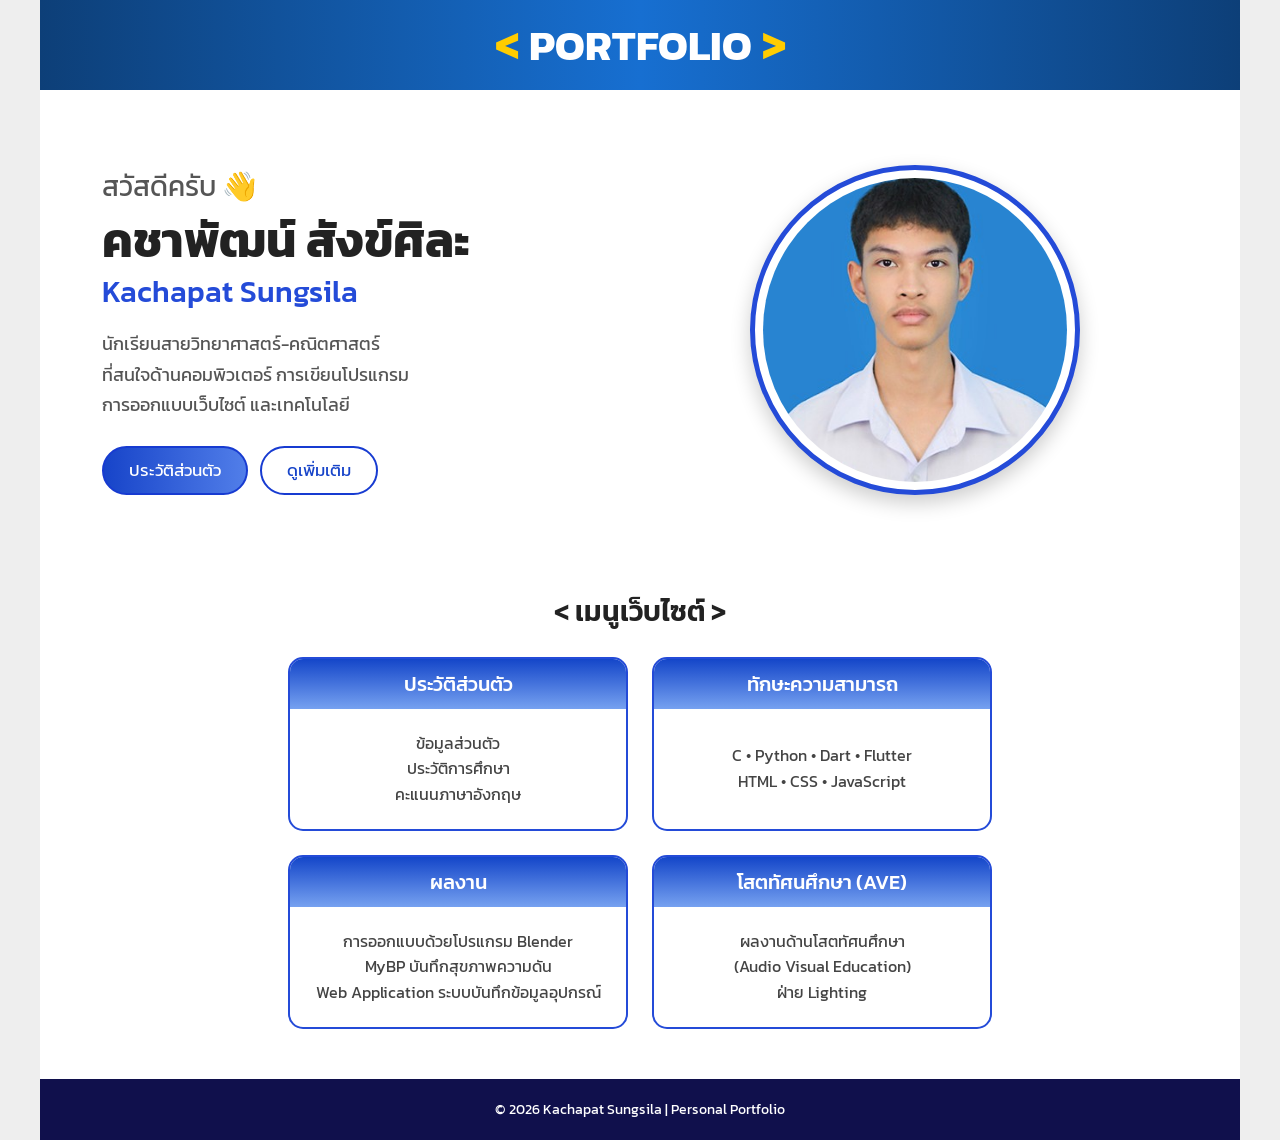
<file: index.html>
<!DOCTYPE html>
<html lang="th">

<head>

    <meta charset="UTF-8">

    <meta name="viewport" content="width=device-width, initial-scale=1.0">

    <title>คชาพัฒน์ สังข์ศิละ | Portfolio</title>


    <!-- Bootstrap 5 -->

    <link href="https://cdn.jsdelivr.net/npm/bootstrap@5.3.3/dist/css/bootstrap.min.css" rel="stylesheet">


    <!-- Google Font -->

    <link rel="preconnect" href="https://fonts.googleapis.com">

    <link rel="preconnect" href="https://fonts.gstatic.com" crossorigin>

    <link href="https://fonts.googleapis.com/css2?family=Kanit:wght@300;400;500;600;700&display=swap" rel="stylesheet">


    <style>
        /* =========================
           BODY
        ========================= */

        body {

            font-family: "Kanit", sans-serif;

            background: #eeeeee;

            color: #111;

            margin: 0;

        }


        /* =========================
           PAGE
        ========================= */

        .page {

            width: 100%;

            max-width: 1200px;

            min-height: 100vh;

            margin: auto;

            background: white;

        }


        /* =========================
           HEADER
        ========================= */

        .header {

            height: 90px;

            background:
                linear-gradient(to right,
                    #0d3f78,
                    #176fd1,
                    #0d3f78);

            display: flex;

            align-items: center;

            justify-content: center;

        }


        .header-title {

            color: white;

            font-size: 42px;

            font-weight: 700;

            display: flex;

            align-items: center;

            justify-content: center;

            gap: 10px;

        }


        .header-title::before {

            content: "<";

            color: #ffcc00;

            font-size: 45px;

        }


        .header-title::after {

            content: ">";

            color: #ffcc00;

            font-size: 45px;

        }


        /* =========================
           HERO
        ========================= */

        .hero {

            min-height: 480px;

            display: flex;

            align-items: center;

            padding: 50px;

        }


        /* =========================
           HERO TEXT
        ========================= */

        .hello {

            font-size: 28px;

            color: #555;

            margin-bottom: 5px;

        }


        .name {

            font-size: 48px;

            font-weight: 700;

            color: #222;

            line-height: 1.2;

        }


        .name-en {

            font-size: 30px;

            color: #244bd8;

            font-weight: 500;

            margin-bottom: 15px;

        }


        .description {

            font-size: 18px;

            color: #555;

            line-height: 1.7;

            max-width: 500px;

            margin-bottom: 25px;

        }


        /* =========================
           BUTTON
        ========================= */

        .button-area {

            display: flex;

            gap: 12px;

            flex-wrap: wrap;

        }


        .button {

            display: inline-block;

            padding: 10px 25px;

            background:
                linear-gradient(to right,
                    #1744c9,
                    #517ee9);

            color: white;

            text-decoration: none;

            border-radius: 25px;

            font-size: 17px;

            border: 2px solid #173bd1;

            transition: 0.2s;

        }


        .button:hover {

            transform: translateY(-3px);

            box-shadow:
                0 5px 12px rgba(0, 0, 0, 0.25);

            color: white;

        }


        .button-outline {

            background: white;

            color: #1744c9;

        }


        .button-outline:hover {

            color: #1744c9;

        }


        /* =========================
           PROFILE IMAGE
        ========================= */

        .profile-frame {

            width: 330px;

            height: 330px;

            border-radius: 50%;

            border: 5px solid #244bd8;

            padding: 8px;

            background: white;

            box-shadow:
                0 8px 20px rgba(0, 0, 0, 0.2);

            overflow: hidden;

        }


        .profile-frame img {

            width: 100%;

            height: 100%;

            object-fit: cover;

            object-position: center;

            border-radius: 50%;

            display: block;

        }


        /* =========================
           MENU
        ========================= */

        .menu-section {

            padding: 20px 50px 50px;

        }


        .menu-title {

            text-align: center;

            font-size: 28px;

            font-weight: 600;

            margin-bottom: 25px;

            color: #222;

        }


        /* =========================
           MENU GRID
           บังคับให้มี 2 กล่องต่อแถว
        ========================= */

        .menu-grid {

            display: grid;

            grid-template-columns: repeat(2, 340px);

            justify-content: center;

            gap: 24px;

            width: 100%;

        }


        /* =========================
           MENU ITEM
        ========================= */

        .menu-item {

            width: 340px;

        }


        /* =========================
           MENU CARD
        ========================= */

        .menu-card {

            display: block;

            width: 100%;

            border: 2px solid #244bd8;

            border-radius: 15px;

            overflow: hidden;

            background: white;

            text-decoration: none;

            color: #111;

            height: 100%;

            transition: 0.2s;

        }


        .menu-card:hover {

            transform: translateY(-5px);

            box-shadow:
                0 7px 18px rgba(0, 0, 0, 0.2);

            color: #111;

        }


        /* =========================
           CARD HEADER
        ========================= */

        .card-header-custom {

            background:
                linear-gradient(to bottom,
                    #1446c9,
                    #76a1f0);

            color: white;

            text-align: center;

            padding: 10px;

            font-size: 20px;

            font-weight: 500;

        }


        /* =========================
           CARD CONTENT
        ========================= */

        .card-content {

            min-height: 120px;

            display: flex;

            justify-content: center;

            align-items: center;

            text-align: center;

            padding: 15px;

            font-size: 16px;

            color: #444;

            line-height: 1.6;

        }


        /* =========================
           FOOTER
        ========================= */

        .footer {

            text-align: center;

            padding: 20px;

            background: #10104c;

            color: white;

            font-size: 14px;

        }


        /* =========================
           TABLET
        ========================= */

        @media (max-width: 991px) {

            .hero {

                padding: 35px;

            }


            .name {

                font-size: 40px;

            }


            .profile-frame {

                width: 280px;

                height: 280px;

            }


            .menu-section {

                padding-left: 30px;

                padding-right: 30px;

            }


            .menu-grid {

                grid-template-columns: repeat(2, minmax(0, 340px));

            }


            .menu-item {

                width: 100%;

            }

        }


        /* =========================
           MOBILE
        ========================= */

        @media (max-width: 767px) {

            .header {

                height: 75px;

            }


            .header-title {

                font-size: 30px;

            }


            .header-title::before,
            .header-title::after {

                font-size: 34px;

            }


            .hero {

                min-height: auto;

                padding: 30px 20px;

                text-align: center;

            }


            .hero-left {

                margin-bottom: 30px;

            }


            .description {

                margin-left: auto;

                margin-right: auto;

            }


            .button-area {

                justify-content: center;

            }


            .menu-section {

                padding: 20px;

            }


            /* มือถือให้เหลือ 1 กล่องต่อแถว */

            .menu-grid {

                grid-template-columns: minmax(0, 340px);

                gap: 20px;

            }


            .menu-item {

                width: 100%;

                max-width: 340px;

            }

        }


        /* =========================
           SMALL MOBILE
        ========================= */

        @media (max-width: 450px) {

            .header-title {

                font-size: 23px;

            }


            .header-title::before,
            .header-title::after {

                font-size: 27px;

            }


            .hello {

                font-size: 22px;

            }


            .name {

                font-size: 32px;

            }


            .name-en {

                font-size: 23px;

            }


            .description {

                font-size: 16px;

            }


            .profile-frame {

                width: 250px;

                height: 250px;

            }


            .menu-grid {

                grid-template-columns: minmax(0, 100%);

            }


            .menu-item {

                max-width: 100%;

            }

        }
    </style>

</head>


<body>


    <div class="page">


        <!-- =========================
             HEADER
        ========================= -->

        <header class="header">

            <div class="header-title">

                PORTFOLIO

            </div>

        </header>



        <!-- =========================
             HERO
        ========================= -->

        <section class="hero">

            <div class="container-fluid">

                <div class="row align-items-center">


                    <!-- LEFT -->

                    <div class="col-lg-6 col-md-6">

                        <div class="hero-left">

                            <div class="hello">

                                สวัสดีครับ 👋

                            </div>


                            <div class="name">

                                คชาพัฒน์ สังข์ศิละ

                            </div>


                            <div class="name-en">

                                Kachapat Sungsila

                            </div>


                            <div class="description">

                                นักเรียนสายวิทยาศาสตร์-คณิตศาสตร์<br>

                                ที่สนใจด้านคอมพิวเตอร์ การเขียนโปรแกรม<br>

                                การออกแบบเว็บไซต์ และเทคโนโลยี

                            </div>


                            <div class="button-area">

                                <a href="personal.html" class="button">

                                    ประวัติส่วนตัว

                                </a>


                                <a href="#menu" class="button button-outline">

                                    ดูเพิ่มเติม

                                </a>

                            </div>

                        </div>

                    </div>



                    <!-- RIGHT -->

                    <div class="col-lg-6 col-md-6 d-flex justify-content-center align-items-center">

                        <div class="profile-frame">

                            <img src="profile2.jpg" alt="Kachapat Sungsila">

                        </div>

                    </div>


                </div>

            </div>

        </section>



        <!-- =========================
             MENU
        ========================= -->

        <section class="menu-section" id="menu">

            <div class="container-fluid">


                <div class="menu-title">

                    &lt; เมนูเว็บไซต์ &gt;

                </div>


                <!-- MENU GRID -->

                <div class="menu-grid">


                    <!-- =====================
                         ROW 1 - PERSONAL
                    ====================== -->

                    <div class="menu-item">

                        <a href="personal.html" class="menu-card">

                            <div class="card-header-custom">

                                ประวัติส่วนตัว

                            </div>

                            <div class="card-content">

                                ข้อมูลส่วนตัว<br>

                                ประวัติการศึกษา<br>

                                คะแนนภาษาอังกฤษ

                            </div>

                        </a>

                    </div>



                    <!-- =====================
                         ROW 1 - SKILLS
                    ====================== -->

                    <div class="menu-item">

                        <a href="skills.html" class="menu-card">

                            <div class="card-header-custom">

                                ทักษะความสามารถ

                            </div>

                            <div class="card-content">

                                C • Python • Dart • Flutter<br>

                                HTML • CSS • JavaScript

                            </div>

                        </a>

                    </div>



                    <!-- =====================
                         ROW 2 - PROJECTS
                    ====================== -->

                    <div class="menu-item">

                        <a href="projects.html" class="menu-card">

                            <div class="card-header-custom">

                                ผลงาน

                            </div>

                            <div class="card-content">

                                การออกแบบด้วยโปรแกรม Blender<br>

                                MyBP บันทึกสุขภาพความดัน<br>

                                Web Application ระบบบันทึกข้อมูลอุปกรณ์

                            </div>

                        </a>

                    </div>



                    <!-- =====================
                         ROW 2 - AVE
                    ====================== -->

                    <div class="menu-item">

                        <a href="ave.html" class="menu-card">

                            <div class="card-header-custom">

                                โสตทัศนศึกษา (AVE)

                            </div>

                            <div class="card-content">

                                ผลงานด้านโสตทัศนศึกษา <br>(Audio Visual Education)<br>
                                ฝ่าย Lighting



                            </div>

                        </a>

                    </div>


                </div>

            </div>

        </section>



        <!-- =========================
             FOOTER
        ========================= -->

        <footer class="footer">

            © 2026 Kachapat Sungsila
            | Personal Portfolio

        </footer>


    </div>



    <!-- Bootstrap JS -->

    <script src="https://cdn.jsdelivr.net/npm/bootstrap@5.3.3/dist/js/bootstrap.bundle.min.js"></script>


</body>

</html>
</file>
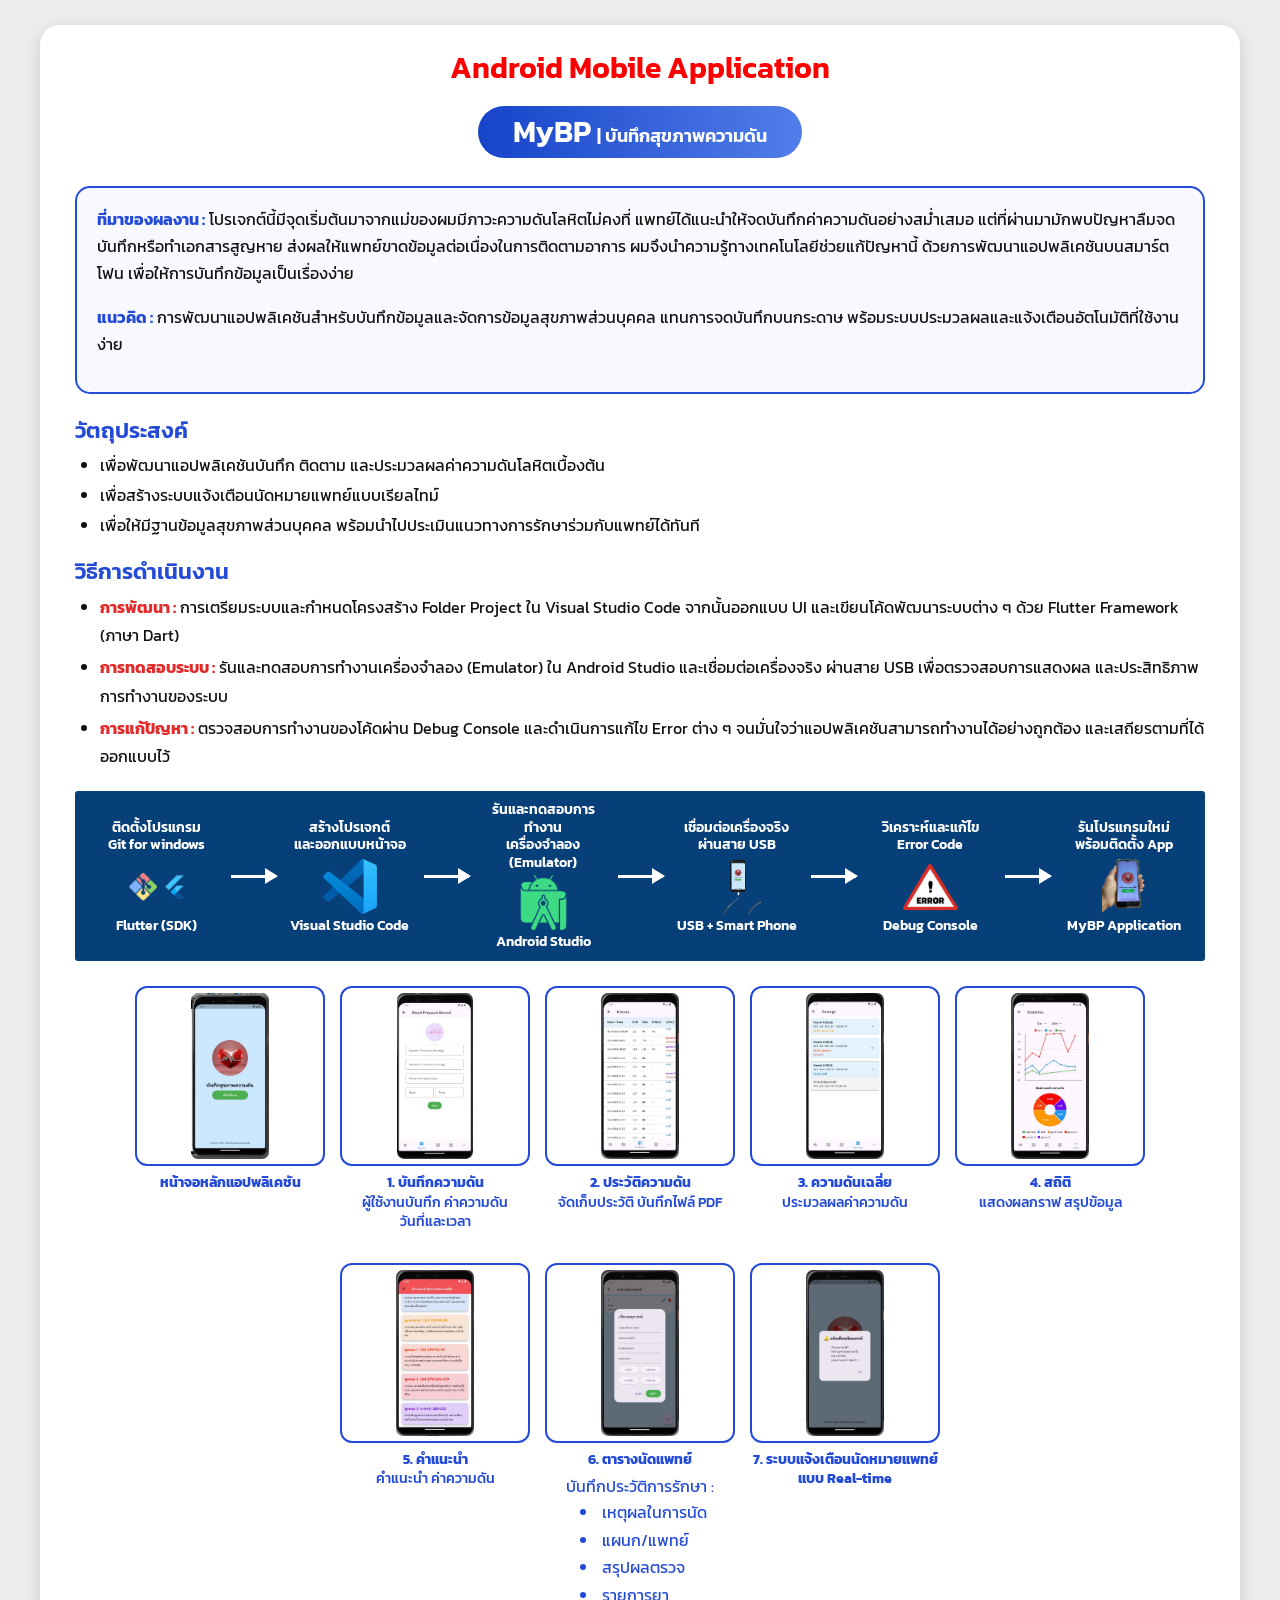
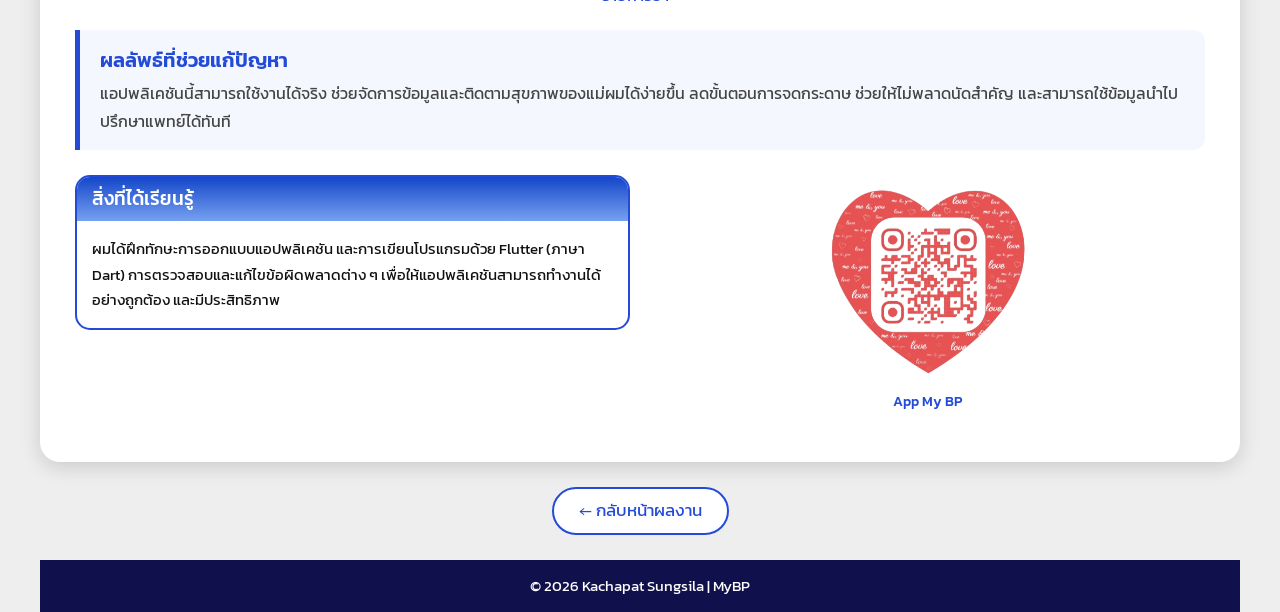
<file: MyBP.html>
<!DOCTYPE html>
<html lang="th">

<head>
    <meta charset="UTF-8">
    <meta name="viewport" content="width=device-width, initial-scale=1.0">

    <title>ผลงาน | Kachapat Sungsila</title>

    <!-- Google Font -->
    <link rel="preconnect" href="https://fonts.googleapis.com">
    <link rel="preconnect" href="https://fonts.gstatic.com" crossorigin>

    <link
        href="https://fonts.googleapis.com/css2?family=Kanit:wght@300;400;500;600;700&display=swap"
        rel="stylesheet"
    >

    <!-- Bootstrap 5 -->
    <link
        href="https://cdn.jsdelivr.net/npm/bootstrap@5.3.3/dist/css/bootstrap.min.css"
        rel="stylesheet"
    >

    <style>

        /* =========================
           RESET
        ========================= */

        * {
            margin: 0;
            padding: 0;
            box-sizing: border-box;
        }


        /* =========================
           HTML / BODY
        ========================= */

        html,
        body {
            min-height: 100%;
        }


        body {
            margin: 0;

            padding: 25px 25px 0;

            background: #eeeeee;

            font-family: "Kanit", sans-serif;

            color: #111;

            min-height: 100vh;

            display: flex;

            flex-direction: column;
        }


        /* =========================
           MAIN PAGE
           เหมือนโครงสร้าง Blender
        ========================= */

        .page {
            position: relative;

            width: 100%;

            max-width: 1200px;

            margin: 0 auto;

            background: white;

            border-radius: 20px;

            overflow: hidden;

            box-shadow:
                0 5px 20px rgba(0, 0, 0, 0.15);
        }


        /* =========================
           CONTENT
        ========================= */

        .content {
            padding: 25px 35px 35px;
        }


        /* =========================
           PROJECT TITLE
        ========================= */

        .project-title {
            text-align: center;

            margin-bottom: 20px;
        }


        .project-title h1 {
            display: inline-block;

            color: white;

            background:
                linear-gradient(
                    to right,
                    #1744c9,
                    #517ee9
                );

            padding: 8px 35px;

            border-radius: 30px;

            font-size: 30px;

            font-weight: 600;
        }


        .project-title h2 {
            margin: 0;

            font-size: 30px;

            font-weight: 600;
        }


        /* =========================
           INTRO
        ========================= */

        .project-intro {
            display: grid;

            grid-template-columns: 1fr;

            gap: 20px;

            align-items: stretch;

            margin-bottom: 20px;
        }


        .description-box {
            width: 100%;

            border: 2px solid #244bd8;

            border-radius: 15px;

            padding: 18px 20px;

            background: #f8f9ff;

            font-size: 16px;

            line-height: 1.7;
        }


        .description-box strong {
            color: #244bd8;
        }


        /* =========================
           PROJECT MAIN IMAGE
        ========================= */

        .main-image-box {
            border: 2px solid #244bd8;

            border-radius: 15px;

            padding: 8px;

            background: white;

            display: flex;

            justify-content: center;

            align-items: center;
        }


        .main-image-box img {
            width: 100%;

            height: 190px;

            object-fit: contain;

            border-radius: 10px;
        }


        /* =========================
           SECTION TITLE
        ========================= */

        .section-title {
            color: #244bd8;

            font-size: 22px;

            font-weight: 600;

            margin-top: 15px;

            margin-bottom: 5px;
        }


        /* =========================
           OBJECTIVE
        ========================= */

        .objective {
            font-size: 16px;

            line-height: 1.7;

            margin-bottom: 10px;
        }


        .objective ul {
            margin: 0;

            padding-left: 25px;
        }


        .objective li {
            margin-bottom: 3px;
        }


        /* =========================
           PROCEDURE
        ========================= */

        .procedure {
            margin-top: 15px;
        }


        .procedure-list {
            margin: 0;

            padding-left: 25px;

            font-size: 16px;

            line-height: 1.8;
        }


        .procedure-list li {
            margin-bottom: 3px;
        }


        .procedure-list strong {
            color: #e32929;
        }


        /* =========================
           TECHNOLOGY
        ========================= */

        .technology {
            margin-top: 20px;
        }


        .technology .section-title {
            margin-bottom: 10px;
        }


        .technology-box {
            background: #073f78;

            padding: 10px 12px;

            width: 100%;

            overflow-x: auto;

            border-radius: 3px;
        }


        /* =========================
           TECHNOLOGY FLOW
        ========================= */

        .technology-flow {
            display: flex;

            align-items: center;

            justify-content: space-between;

            min-width: 950px;
        }


        /* =========================
           TECHNOLOGY ITEM
        ========================= */

        .technology-item {
            flex: 1;

            text-align: center;

            color: white;

            display: flex;

            flex-direction: column;

            align-items: center;

            justify-content: center;
        }


        .technology-item .top-text {
            font-size: 14px;

            font-weight: 600;

            line-height: 1.25;

            min-height: 38px;

            display: flex;

            align-items: center;

            justify-content: center;

            text-align: center;
        }


        .technology-item img {
            width: 55px;

            height: 55px;

            object-fit: contain;

            margin: 4px 0;
        }


        .technology-item .bottom-text {
            font-size: 14px;

            font-weight: 600;

            line-height: 1.2;

            text-align: center;
        }


        /* =========================
           TECHNOLOGY ARROW
        ========================= */

        .tech-arrow {
            width: 45px;

            height: 3px;

            background: white;

            position: relative;

            flex-shrink: 0;

            margin: 0 5px;
        }


        .tech-arrow::after {
            content: "";

            position: absolute;

            right: -2px;

            top: 50%;

            transform: translateY(-50%);

            width: 0;

            height: 0;

            border-top: 8px solid transparent;

            border-bottom: 8px solid transparent;

            border-left: 13px solid white;
        }


        /* =========================
           SCREENSHOTS
        ========================= */

        .screenshots {
            margin-top: 25px;
        }


        .screenshots-title {
            text-align: center;

            font-size: 22px;

            color: #244bd8;

            font-weight: 600;

            margin-bottom: 15px;
        }


        .screenshots-grid {
            width: 100%;

            display: flex;

            flex-wrap: wrap;

            justify-content: center;

            gap: 15px;

            margin-top: 15px;
        }


        /* =========================
           SCREEN ITEM
        ========================= */

        .screen-item {
            width: 190px;

            text-align: center;

            flex-shrink: 0;
        }


        /* =========================
           SCREEN IMAGE
        ========================= */

        .screen-image {
            height: 180px;

            padding: 5px;

            border: 2px solid #244bd8;

            border-radius: 12px;

            background: white;

            display: flex;

            align-items: center;

            justify-content: center;

            overflow: hidden;
        }


        .screen-image img {
            max-width: 100%;

            max-height: 100%;

            object-fit: contain;

            border-radius: 7px;
        }


        .screen-item p {
            color: #244bd8;

            font-size: 14px;

            font-weight: 500;

            margin-top: 7px;

            line-height: 1.4;
        }


        /* =========================
           APPOINTMENT
        ========================= */

        .appointment-title {
            margin-top: 5px;

            margin-bottom: 0;
        }


        .appointment-info {
            text-align: center;

            margin-top: 5px;

            line-height: 1.6;

            width: 100%;

            color: #244bd8;
        }


        .appointment-info strong {
            display: block;

            margin-bottom: 3px;

            color: #244bd8;
        }


        .appointment-info ul {
            display: inline-block;

            text-align: left;

            margin: 0 auto;

            padding-left: 25px;
        }


        .appointment-info li {
            padding-left: 3px;

            margin-bottom: 2px;

            color: #244bd8;
        }


        .screen-item.appointment-item {
            width: 250px;
        }


        .screen-item.appointment-item .screen-image {
            height: 180px;
        }


        /* =========================
           DETAIL SECTION
        ========================= */

        .detail-section {
            margin-top: 25px;
        }


        .detail-box {
            display: flex;

            flex-wrap: wrap;

            justify-content: center;

            align-items: flex-start;

            gap: 20px;
        }


        .detail-card {
            width: calc(50% - 10px);

            border: 2px solid #244bd8;

            border-radius: 15px;

            overflow: hidden;
        }


        .detail-card-title {
            background:
                linear-gradient(
                    to bottom,
                    #1446c9,
                    #76a1f0
                );

            color: white;

            padding: 8px 15px;

            font-size: 19px;

            font-weight: 500;
        }


        .detail-card-content {
            padding: 15px;

            font-size: 15px;

            line-height: 1.7;
        }


        .detail-card-content p {
            margin-bottom: 0;
        }


        .detail-card-content ul {
            padding-left: 22px;

            margin-bottom: 0;
        }


        /* =========================
           QR CODE
        ========================= */

        .qr-item {
            width: 200px;

            text-align: center;

            margin: 10px auto 0;
        }


        .qr-item .screen-image {
            width: 200px;

            height: 200px;

            padding: 0;

            border: none;

            border-radius: 0;

            background: transparent;

            overflow: visible;
        }


        .qr-item .screen-image img {
            width: 100%;

            height: 100%;

            object-fit: contain;

            border-radius: 0;
        }


        .qr-title {
            color: #244bd8;

            font-size: 22px;

            font-weight: 700;

            margin-top: 7px;

            line-height: 1.4;
        }


        /* =========================
           RESULT
        ========================= */

        .result {
            margin-top: 20px;

            background: #f5f7ff;

            border-left: 5px solid #244bd8;

            border-radius: 0 12px 12px 0;

            padding: 15px 20px;
        }


        .result-title {
            color: #244bd8;

            font-size: 20px;

            font-weight: 600;

            margin-bottom: 5px;
        }


        .result p {
            font-size: 16px;

            line-height: 1.7;

            color: #444;

            margin-bottom: 0;
        }


        /* =========================
           BACK BUTTON
           เหมือน Blender
        ========================= */

        .back-area {
            text-align: center;

            margin-top: 25px;

            margin-bottom: 25px;
        }


        .back-button {
            display: inline-block;

            padding: 9px 25px;

            background: white;

            color: #244bd8;

            border: 2px solid #244bd8;

            border-radius: 25px;

            text-decoration: none;

            font-size: 17px;

            transition: 0.2s;
        }


        .back-button:hover {
            background: #244bd8;

            color: white;

            transform: translateY(-2px);
        }


        /* =========================
           FOOTER
           เหมือน Blender
        ========================= */

        footer {
            width: 100%;

            max-width: 1200px;

            margin-top: auto;

            margin-left: auto;

            margin-right: auto;

            background: #10104c;

            color: white;

            text-align: center;

            padding: 15px 20px;

            font-size: 15px;

            border-radius: 0;
        }


        footer p {
            margin: 0;
        }


        /* =========================
           TABLET
        ========================= */

        @media (max-width: 900px) {

            body {
                padding: 15px 15px 0;
            }


            .page {
                width: 100%;

                max-width: 1200px;

                margin: 0 auto;
            }


            .content {
                padding: 25px 25px 30px;
            }


            .project-title h1 {
                font-size: 28px;
            }


            .project-title h2 {
                font-size: 26px;
            }


            .main-image-box img {
                height: 250px;
            }


            .technology-box {
                overflow-x: auto;
            }


            .technology-flow {
                min-width: 950px;
            }


            .screen-item {
                width: 190px;
            }


            .screen-item.appointment-item {
                width: 250px;
            }


            footer {
                font-size: 14px;
            }

        }


        /* =========================
           MOBILE
        ========================= */

        @media (max-width: 600px) {

            body {
                padding: 10px 10px 0;
            }


            .page {
                width: 100%;

                max-width: none;

                margin: 0 auto;

                border-radius: 20px;
            }


            .header {
                padding: 15px;
            }


            .header-small {
                font-size: 20px;
            }


            .header-title {
                font-size: 28px;
            }


            .content {
                padding: 20px 15px 25px;
            }


            .project-title {
                margin-bottom: 15px;
            }


            .project-title h1 {
                font-size: 24px;

                padding: 8px 20px;
            }


            .project-title h1 span {
                font-size: 16px !important;
            }


            .project-title h2 {
                font-size: 22px;
            }


            .description-box {
                font-size: 15px;

                padding: 15px;
            }


            .technology-box {
                overflow-x: auto;
            }


            .technology-flow {
                min-width: 950px;
            }


            .screenshots-grid {
                display: flex;

                flex-wrap: wrap;

                justify-content: center;

                gap: 15px;
            }


            .screen-item {
                width: calc((100% - 15px) / 2);
            }


            .screen-item.appointment-item {
                width: 100%;

                max-width: 250px;
            }


            .detail-box {
                display: flex;

                flex-direction: column;

                align-items: center;
            }


            .detail-card {
                width: 100%;
            }


            /* QR */

            .qr-item {
                width: 250px;
            }


            .qr-item .screen-image {
                width: 250px;

                height: 250px;
            }


            .screen-image {
                height: 180px;
            }


            /* ปุ่มกลับ */

            .back-area {
                margin-top: 20px;

                margin-bottom: 20px;
            }


            .back-button {
                font-size: 15px;

                padding: 8px 20px;
            }


            /* Footer */

            footer {
                font-size: 13px;

                padding: 12px 10px;
            }

        }


        /* =========================
           SMALL MOBILE
        ========================= */

        @media (max-width: 400px) {

            .header-title {
                font-size: 24px;
            }


            .technology-flow {
                min-width: 950px;
            }


            .screenshots-grid {
                display: flex;

                flex-wrap: wrap;

                justify-content: center;

                gap: 15px;
            }


            .screen-item {
                width: 100%;
            }


            .screen-item.appointment-item {
                width: 100%;

                max-width: 250px;
            }


            .screen-image {
                height: 150px;
            }


            .qr-item {
                width: 220px;
            }


            .qr-item .screen-image {
                width: 220px;

                height: 220px;
            }

        }

    </style>

</head>


<body>


    <!-- =========================
         MAIN PAGE
    ========================= -->

    <div class="page">

        <!-- =========================
             CONTENT
        ========================= -->

        <main class="content">


            <!-- ประเภทผลงาน -->

            <div class="project-title">

                <h2 style="color: red;">
                    Android Mobile Application
                </h2>

            </div>


            <!-- ชื่อผลงาน -->

            <div class="project-title">

                <h1>

                    MyBP

                    <span style="font-size: 18px;">
                        | บันทึกสุขภาพความดัน
                    </span>

                </h1>

            </div>


            <!-- =========================
                 INTRO
            ========================= -->

            <div class="project-intro">

                <div class="description-box">

                    <p>

                        <strong>ที่มาของผลงาน :</strong>

                        โปรเจกต์นี้มีจุดเริ่มต้นมาจากแม่ของผมมีภาวะความดันโลหิตไม่คงที่
                        แพทย์ได้แนะนำให้จดบันทึกค่าความดันอย่างสม่ำเสมอ
                        แต่ที่ผ่านมามักพบปัญหาลืมจดบันทึกหรือทำเอกสารสูญหาย
                        ส่งผลให้แพทย์ขาดข้อมูลต่อเนื่องในการติดตามอาการ
                        ผมจึงนำความรู้ทางเทคโนโลยีช่วยแก้ปัญหานี้
                        ด้วยการพัฒนาแอปพลิเคชันบนสมาร์ตโฟน
                        เพื่อให้การบันทึกข้อมูลเป็นเรื่องง่าย

                    </p>


                    <p style="margin-top: 10px;">

                        <strong>แนวคิด :</strong>

                        การพัฒนาแอปพลิเคชันสำหรับบันทึกข้อมูลและจัดการข้อมูลสุขภาพส่วนบุคคล
                        แทนการจดบันทึกบนกระดาษ
                        พร้อมระบบประมวลผลและแจ้งเตือนอัตโนมัติที่ใช้งานง่าย

                    </p>

                </div>

            </div>


            <!-- =========================
                 OBJECTIVE
            ========================= -->

            <div class="section-title">
                วัตถุประสงค์
            </div>


            <div class="objective">

                <ul>

                    <li>
                        เพื่อพัฒนาแอปพลิเคชันบันทึก
                        ติดตาม และประมวลผลค่าความดันโลหิตเบื้องต้น
                    </li>

                    <li>
                        เพื่อสร้างระบบแจ้งเตือนนัดหมายแพทย์แบบเรียลไทม์
                    </li>

                    <li>
                        เพื่อให้มีฐานข้อมูลสุขภาพส่วนบุคคล
                        พร้อมนำไปประเมินแนวทางการรักษาร่วมกับแพทย์ได้ทันที
                    </li>

                </ul>

            </div>


            <!-- =========================
                 PROCEDURE
            ========================= -->

            <div class="procedure">

                <div class="section-title">
                    วิธีการดำเนินงาน
                </div>


                <ul class="procedure-list">

                    <li>

                        <strong>การพัฒนา :</strong>

                        การเตรียมระบบและกำหนดโครงสร้าง Folder Project
                        ใน Visual Studio Code จากนั้นออกแบบ UI
                        และเขียนโค้ดพัฒนาระบบต่าง ๆ ด้วย Flutter Framework (ภาษา Dart)

                    </li>


                    <li>

                        <strong>การทดสอบระบบ :</strong>

                        รันและทดสอบการทำงานเครื่องจำลอง (Emulator)
                        ใน Android Studio และเชื่อมต่อเครื่องจริง
                        ผ่านสาย USB เพื่อตรวจสอบการแสดงผล
                        และประสิทธิภาพการทำงานของระบบ

                    </li>


                    <li>

                        <strong>การแก้ปัญหา :</strong>

                        ตรวจสอบการทำงานของโค้ดผ่าน Debug Console
                        และดำเนินการแก้ไข Error ต่าง ๆ
                        จนมั่นใจว่าแอปพลิเคชันสามารถทำงานได้อย่างถูกต้อง
                        และเสถียรตามที่ได้ออกแบบไว้

                    </li>

                </ul>

            </div>


            <!-- =========================
                 TECHNOLOGY
            ========================= -->

            <div class="technology">

                <div class="technology-box">

                    <div class="technology-flow">


                        <!-- 1. FLUTTER -->

                        <div class="technology-item">

                            <div class="top-text">
                                ติดตั้งโปรแกรม<br>
                                Git for windows
                            </div>

                            <img
                                src="Git+Flutter.png"
                                alt="Flutter"
                            >

                            <div class="bottom-text">
                                Flutter (SDK)
                            </div>

                        </div>


                        <!-- ARROW -->

                        <div class="tech-arrow"></div>


                        <!-- 2. VS CODE -->

                        <div class="technology-item">

                            <div class="top-text">
                                สร้างโปรเจกต์<br>
                                และออกแบบหน้าจอ
                            </div>

                            <img
                                src="VScode.jpg"
                                alt="Visual Studio Code"
                            >

                            <div class="bottom-text">
                                Visual Studio Code
                            </div>

                        </div>


                        <!-- ARROW -->

                        <div class="tech-arrow"></div>


                        <!-- 3. ANDROID STUDIO -->

                        <div class="technology-item">

                            <div class="top-text">
                                รันและทดสอบการทำงาน<br>
                                เครื่องจำลอง (Emulator)
                            </div>

                            <img
                                src="android-studio.png"
                                alt="Android Studio"
                            >

                            <div class="bottom-text">
                                Android Studio
                            </div>

                        </div>


                        <!-- ARROW -->

                        <div class="tech-arrow"></div>


                        <!-- 4. SMART PHONE -->

                        <div class="technology-item">

                            <div class="top-text">
                                เชื่อมต่อเครื่องจริง<br>
                                ผ่านสาย USB
                            </div>

                            <img
                                src="phone.png"
                                alt="USB + Smart Phone"
                            >

                            <div class="bottom-text">
                                USB + Smart Phone
                            </div>

                        </div>


                        <!-- ARROW -->

                        <div class="tech-arrow"></div>


                        <!-- 5. DEBUG -->

                        <div class="technology-item">

                            <div class="top-text">
                                วิเคราะห์และแก้ไข<br>
                                Error Code
                            </div>

                            <img
                                src="error.png"
                                alt="Error Code"
                            >

                            <div class="bottom-text">
                                Debug Console
                            </div>

                        </div>


                        <!-- ARROW -->

                        <div class="tech-arrow"></div>


                        <!-- 6. APPLICATION -->

                        <div class="technology-item">

                            <div class="top-text">
                                รันโปรแกรมใหม่<br>
                                พร้อมติดตั้ง App
                            </div>

                            <img
                                src="app.png"
                                alt="Application"
                            >

                            <div class="bottom-text">
                                MyBP Application
                            </div>

                        </div>


                    </div>

                </div>

            </div>


            <!-- =========================
                 SCREENSHOTS
            ========================= -->

            <div class="screenshots">

                <div class="screenshots-grid">


                    <!-- 1 หน้าหลัก -->

                    <div class="screen-item">

                        <div class="screen-image">

                            <img
                                src="BP1.png"
                                alt="หน้าหลัก"
                            >

                        </div>

                        <p>
                            <strong>หน้าจอหลักแอปพลิเคชัน</strong>
                        </p>

                    </div>


                    <!-- 2 บันทึกความดัน -->

                    <div class="screen-item">

                        <div class="screen-image">

                            <img
                                src="BP2.png"
                                alt="บันทึกความดัน"
                            >

                        </div>

                        <p>

                            <strong>
                                1. บันทึกความดัน
                            </strong>

                            <br>

                            ผู้ใช้งานบันทึก ค่าความดัน

                            <br>

                            วันที่และเวลา

                        </p>

                    </div>


                    <!-- 3 ประวัติความดัน -->

                    <div class="screen-item">

                        <div class="screen-image">

                            <img
                                src="BP3.jpg"
                                alt="ประวัติความดัน"
                            >

                        </div>

                        <p>

                            <strong>
                                2. ประวัติความดัน
                            </strong>

                            <br>

                            จัดเก็บประวัติ บันทึกไฟล์ PDF

                        </p>

                    </div>


                    <!-- 4 ความดันเฉลี่ย -->

                    <div class="screen-item">

                        <div class="screen-image">

                            <img
                                src="BP4.jpg"
                                alt="ความดันเฉลี่ย"
                            >

                        </div>

                        <p>

                            <strong>
                                3. ความดันเฉลี่ย
                            </strong>

                            <br>

                            ประมวลผลค่าความดัน

                        </p>

                    </div>


                    <!-- 5 สถิติ -->

                    <div class="screen-item">

                        <div class="screen-image">

                            <img
                                src="BP5.jpg"
                                alt="กราฟข้อมูล"
                            >

                        </div>

                        <p>

                            <strong>
                                4. สถิติ
                            </strong>

                            <br>

                            แสดงผลกราฟ สรุปข้อมูล

                        </p>

                    </div>


                    <!-- 6 คำแนะนำ -->

                    <div class="screen-item">

                        <div class="screen-image">

                            <img
                                src="BP6.jpg"
                                alt="คำแนะนำ"
                            >

                        </div>

                        <p>

                            <strong>
                                5. คำแนะนำ
                            </strong>

                            <br>

                            คำแนะนำ ค่าความดัน

                        </p>

                    </div>


                    <!-- 7 ตารางนัดแพทย์ -->

                    <div class="screen-item">

                        <div class="screen-image">

                            <img
                                src="BP7.jpg"
                                alt="ตารางนัดแพทย์"
                            >

                        </div>


                        <p class="appointment-title">

                            <strong>
                                6. ตารางนัดแพทย์
                            </strong>

                        </p>


                        <div class="appointment-info">

                            บันทึกประวัติการรักษา :

                            <ul>

                                <li>
                                    เหตุผลในการนัด
                                </li>

                                <li>
                                    แผนก/แพทย์
                                </li>

                                <li>
                                    สรุปผลตรวจ
                                </li>

                                <li>
                                    รายการยา
                                </li>

                            </ul>

                        </div>

                    </div>


                    <!-- 8 ระบบแจ้งเตือน -->

                    <div class="screen-item">

                        <div class="screen-image">

                            <img
                                src="BP8.jpg"
                                alt="ระบบแจ้งเตือนนัดหมายแพทย์"
                            >

                        </div>

                        <p>

                            <strong>
                                7. ระบบแจ้งเตือนนัดหมายแพทย์<br>
                                แบบ Real-time
                            </strong>

                        </p>

                    </div>


                </div>

            </div>


            <!-- =========================
                 RESULT
            ========================= -->

            <div class="result">

                <div class="result-title">
                    ผลลัพธ์ที่ช่วยแก้ปัญหา
                </div>


                <p>

                    แอปพลิเคชันนี้สามารถใช้งานได้จริง
                    ช่วยจัดการข้อมูลและติดตามสุขภาพของแม่ผมได้ง่ายขึ้น
                    ลดขั้นตอนการจดกระดาษ
                    ช่วยให้ไม่พลาดนัดสำคัญ
                    และสามารถใช้ข้อมูลนำไปปรึกษาแพทย์ได้ทันที

                </p>

            </div>


            <!-- =========================
                 PROJECT DETAILS
            ========================= -->

            <div class="detail-section">

                <div class="detail-box">


                    <!-- =========================
                         SKILLS
                    ========================= -->

                    <div class="detail-card">

                        <div class="detail-card-title">
                            สิ่งที่ได้เรียนรู้
                        </div>


                        <div class="detail-card-content">

                            <p>

                                ผมได้ฝึกทักษะการออกแบบแอปพลิเคชัน
                                และการเขียนโปรแกรมด้วย Flutter (ภาษา Dart)
                                การตรวจสอบและแก้ไขข้อผิดพลาดต่าง ๆ
                                เพื่อให้แอปพลิเคชันสามารถทำงานได้อย่างถูกต้อง
                                และมีประสิทธิภาพ

                            </p>

                        </div>

                    </div>


                    <!-- =========================
                         QR CODE
                    ========================= -->

                    <div class="screen-item qr-item">

                        <div class="screen-image">

                            <img
                                src="qr.png"
                                alt="QR Code"
                            >

                        </div>

                        <p class="qr-title">
                            App My BP
                        </p>

                    </div>


                </div>

            </div>


        </main>

    </div>


    <!-- =========================
         BACK BUTTON
    ========================= -->

    <div class="back-area">

        <a
            href="projects.html"
            class="back-button"
        >
            ← กลับหน้าผลงาน
        </a>

    </div>


    <!-- =========================
         FOOTER
         เหมือนหน้า Blender
    ========================= -->

    <footer>

        <p>
            © 2026 Kachapat Sungsila | MyBP
        </p>

    </footer>


    <!-- Bootstrap JS -->

    <script
        src="https://cdn.jsdelivr.net/npm/bootstrap@5.3.3/dist/js/bootstrap.bundle.min.js">
    </script>

</body>

</html>
</file>
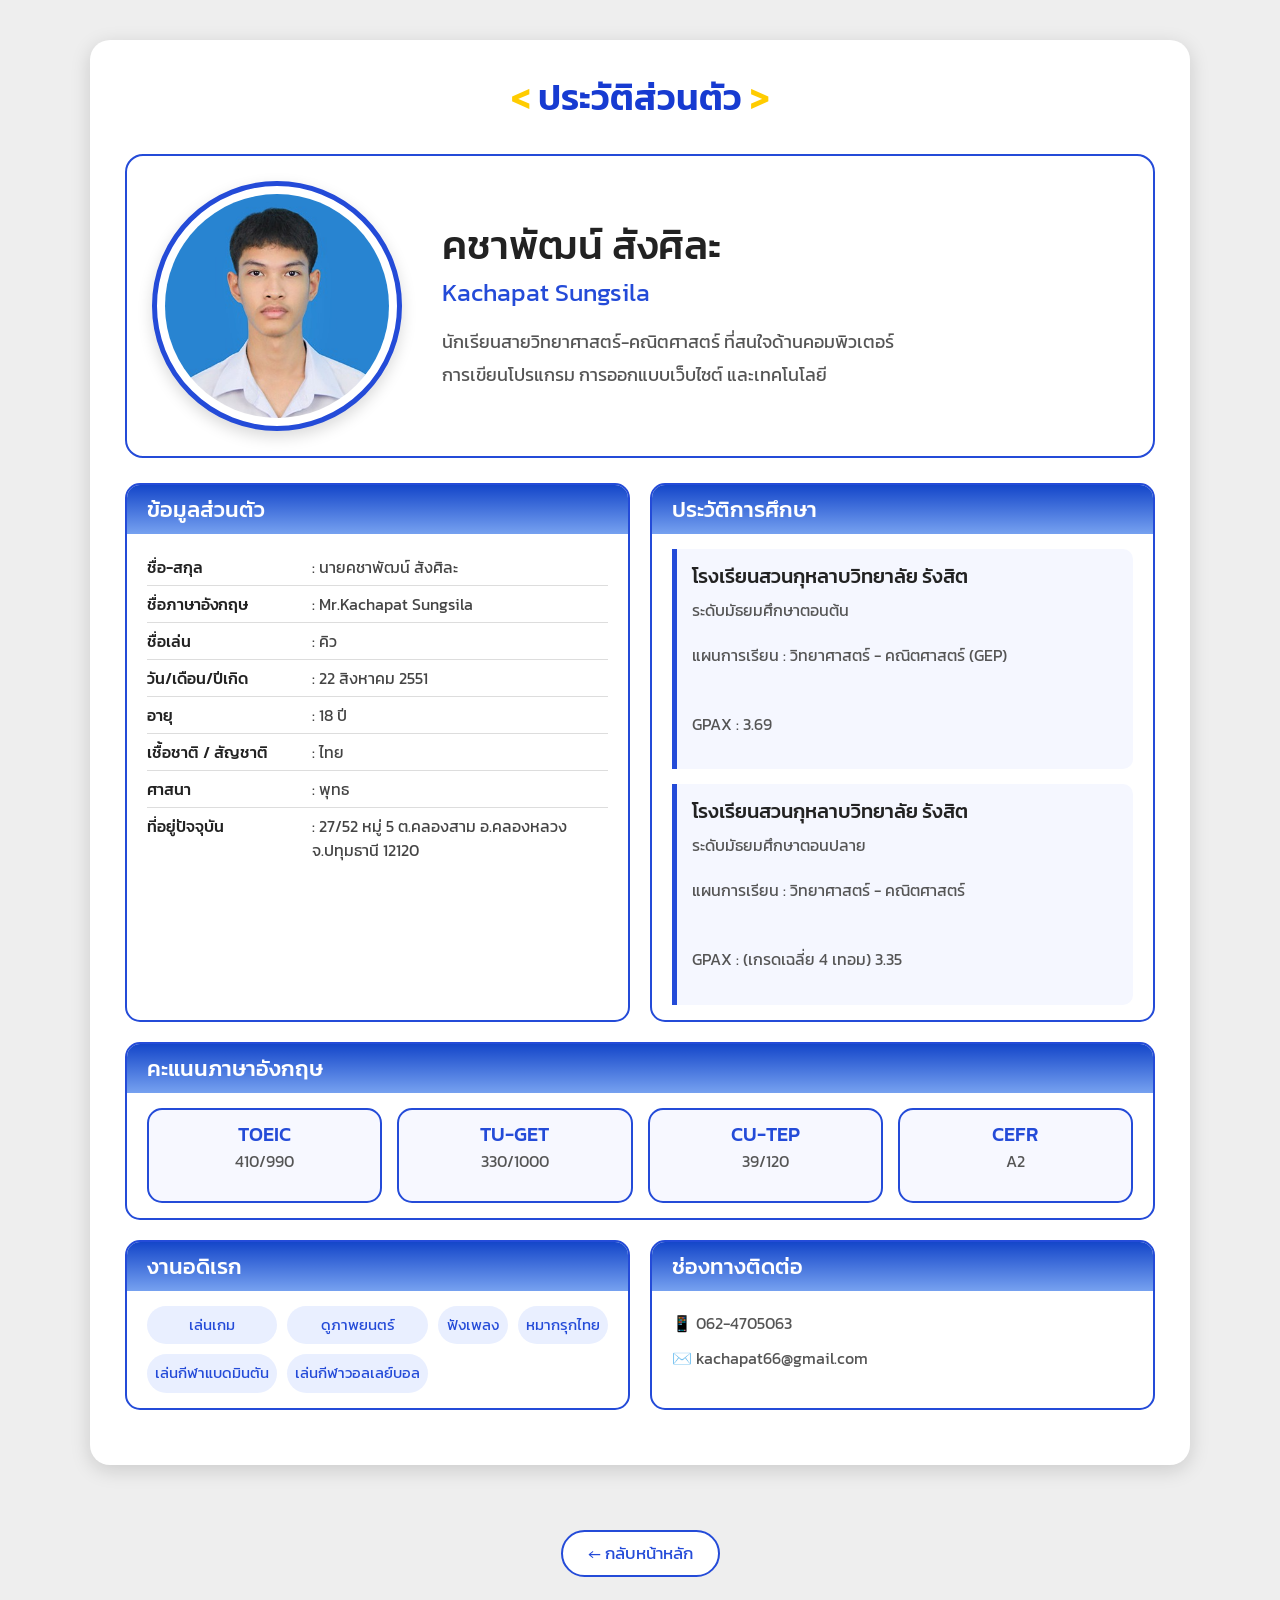
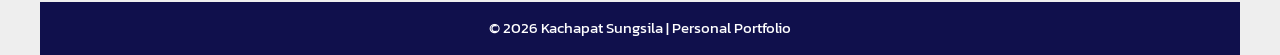
<file: personal.html>
<!DOCTYPE html>
<html lang="th">

<head>

    <meta charset="UTF-8">

    <meta name="viewport" content="width=device-width, initial-scale=1.0">

    <title>ประวัติส่วนตัว | Kachapat Sungsila</title>

    <link rel="preconnect" href="https://fonts.googleapis.com">

    <link rel="preconnect" href="https://fonts.gstatic.com" crossorigin>

    <link href="https://fonts.googleapis.com/css2?family=Kanit:wght@300;400;500;600;700&display=swap" rel="stylesheet">

    <link href="https://cdn.jsdelivr.net/npm/bootstrap@5.3.3/dist/css/bootstrap.min.css" rel="stylesheet">


    <style>
        * {
            margin: 0;
            padding: 0;
            box-sizing: border-box;
        }


        /* =========================
           BODY
        ========================= */

        html,
        body {
            min-height: 100%;
        }

        body {

            font-family: "Kanit", sans-serif;

            background: #eeeeee;

            color: #111;

            min-height: 100vh;

            display: flex;

            flex-direction: column;

        }


        /* =========================
           CONTAINER
        ========================= */

        .container {

            width: 90%;

            max-width: 1100px;

            margin: 40px auto;

            background: white;

            padding: 30px 35px 35px;

            border-radius: 20px;

            box-shadow:
                0 5px 20px rgba(0, 0, 0, 0.15);

        }


        /* =========================
           PAGE TITLE
        ========================= */

        .page-title {

            text-align: center;

            font-size: 36px;

            font-weight: 600;

            color: #173bd1;

            margin-bottom: 30px;

        }


        .page-title::before {

            content: "< ";

            color: #ffcc00;

        }


        .page-title::after {

            content: " >";

            color: #ffcc00;

        }


        /* =========================
           PROFILE
        ========================= */

        .profile {

            display: flex;

            align-items: center;

            gap: 40px;

            padding: 25px;

            border: 2px solid #244bd8;

            border-radius: 18px;

            background: white;

            margin-bottom: 25px;

        }


        .profile-image {

            width: 250px;

            height: 250px;

            flex-shrink: 0;

            border-radius: 50%;

            border: 5px solid #244bd8;

            padding: 8px;

            background: white;

            box-shadow:
                0 6px 15px rgba(0, 0, 0, 0.15);

        }


        .profile-image img {

            width: 100%;

            height: 100%;

            object-fit: cover;

            border-radius: 50%;

        }


        /* =========================
           PROFILE TEXT
        ========================= */

        .profile-info {

            flex: 1;

        }


        .profile-info h1 {

            font-size: 40px;

            color: #222;

            line-height: 1.2;

            margin-bottom: 5px;

        }


        .english-name {

            font-size: 25px;

            color: #244bd8;

            margin-bottom: 15px;

        }


        .profile-description {

            font-size: 18px;

            color: #555;

            line-height: 1.8;

            max-width: 520px;

        }


        /* =========================
           TWO COLUMN
        ========================= */

        .two-column {

            display: grid;

            grid-template-columns: 1fr 1fr;

            gap: 20px;

            margin-bottom: 20px;

        }


        /* =========================
           SECTION
        ========================= */

        .section {

            border: 2px solid #244bd8;

            border-radius: 15px;

            overflow: hidden;

            background: white;

        }


        .section-title {

            background:
                linear-gradient(to bottom,
                    #1446c9,
                    #76a1f0);

            color: white;

            font-size: 22px;

            font-weight: 500;

            padding: 8px 20px;

        }


        .section-content {

            padding: 15px 20px;

        }


        /* =========================
           PERSONAL INFORMATION
        ========================= */

        .info-item {

            display: grid;

            grid-template-columns: 160px 1fr;

            gap: 5px;

            padding: 6px 0;

            font-size: 16px;

            border-bottom: 1px solid #dddddd;

        }


        .info-item:last-child {

            border-bottom: none;

        }


        .info-label {

            color: #222;

            font-weight: 500;

        }


        .info-value {

            color: #444;

        }


        /* =========================
           EDUCATION
        ========================= */

        .education {

            border-left: 5px solid #244bd8;

            background: #f5f7ff;

            padding: 15px;

            border-radius: 0 10px 10px 0;

            min-height: 170px;

            margin-bottom: 15px;

        }


        .education:last-child {

            margin-bottom: 0;

        }


        .education h3 {

            font-size: 20px;

            color: #222;

            margin-bottom: 8px;

        }


        .education p {

            color: #555;

            font-size: 16px;

            line-height: 1.8;

        }


        /* =========================
           ENGLISH SCORE
        ========================= */

        .english-section {

            margin-bottom: 20px;

        }


        .score-grid {

            display: grid;

            grid-template-columns:
                repeat(4, 1fr);

            gap: 15px;

        }


        .score {

            text-align: center;

            border: 2px solid #244bd8;

            border-radius: 15px;

            padding: 12px 10px;

            background: #f7f8ff;

        }


        .score h3 {

            color: #244bd8;

            font-size: 20px;

            margin-bottom: 3px;

        }


        .score p {

            color: #555;

            font-size: 16px;

        }


        /* =========================
           HOBBY
        ========================= */

        .hobbies {

            display: grid;

            grid-template-columns:
                repeat(4, 1fr);

            gap: 10px;

            width: 100%;

        }


        .hobby {

            padding: 8px 8px;

            border-radius: 20px;

            background: #e9efff;

            color: #244bd8;

            font-size: 15px;

            text-align: center;

            white-space: nowrap;

        }


        /* =========================
           CONTACT
        ========================= */

        .contact {

            font-size: 16px;

            color: #555;

            line-height: 2.2;

        }


        /* =========================
           BACK BUTTON
           เหมือนหน้า Blender
        ========================= */

        .back-area {

            text-align: center;

            margin-top: 25px;

            margin-bottom: 25px;

        }


        .back-button {

            display: inline-block;

            padding: 9px 25px;

            background: white;

            color: #244bd8;

            border: 2px solid #244bd8;

            border-radius: 25px;

            text-decoration: none;

            font-size: 17px;

            transition: 0.2s;

        }


        .back-button:hover {

            background: #244bd8;

            color: white;

            transform: translateY(-2px);

        }


        /* =========================
           FOOTER
           เหมือนหน้า Blender
        ========================= */

        .footer {

            width: 100%;

            max-width: 1200px;

            margin-top: auto;

            margin-left: auto;

            margin-right: auto;

            background: #10104c;

            color: white;

            text-align: center;

            padding: 15px 20px;

            font-size: 15px;

            border-radius: 0;

        }


        .footer p {

            margin: 0;

        }


        /* =========================
           TABLET
        ========================= */

        @media (max-width: 850px) {

            .profile {

                flex-direction: column;

                text-align: center;

            }


            .profile-description {

                max-width: 100%;

            }


            .two-column {

                grid-template-columns: 1fr;

            }


            .score-grid {

                grid-template-columns:
                    repeat(2, 1fr);

            }

        }


        /* =========================
           MOBILE
        ========================= */

        @media (max-width: 600px) {

            .container {

                width: 95%;

                padding: 25px 15px;

                margin: 20px auto;

            }


            .page-title {

                font-size: 30px;

            }


            .profile {

                padding: 20px;

            }


            .profile-image {

                width: 190px;

                height: 190px;

            }


            .profile-info h1 {

                font-size: 30px;

            }


            .english-name {

                font-size: 21px;

            }


            .profile-description {

                font-size: 16px;

            }


            .section-title {

                font-size: 20px;

            }


            .info-item {

                grid-template-columns: 130px 1fr;

                font-size: 15px;

            }


            .score-grid {

                grid-template-columns:
                    1fr 1fr;

            }


            .hobbies {

                grid-template-columns:
                    repeat(4, 1fr);

                gap: 5px;

            }


            .hobby {

                font-size: 13px;

                padding: 7px 3px;

            }


            /* =========================
               BACK BUTTON MOBILE
               เหมือนหน้า Blender
            ========================= */

            .back-area {

                margin-top: 20px;

                margin-bottom: 20px;

            }


            .back-button {

                font-size: 15px;

                padding: 8px 20px;

            }


            /* =========================
               FOOTER MOBILE
               เหมือนหน้า Blender
            ========================= */

            .footer {

                font-size: 13px;

                padding: 12px 10px;

            }

        }


        /* =========================
           SMALL MOBILE
        ========================= */

        @media (max-width: 400px) {

            .info-item {

                grid-template-columns: 1fr;

                gap: 0;

            }


            .score-grid {

                grid-template-columns: 1fr;

            }


            .hobbies {

                grid-template-columns:
                    repeat(4, 1fr);

            }


            .hobby {

                font-size: 11px;

            }

        }
    </style>

</head>


<body>


    <!-- =========================
         PROFILE CONTAINER
    ========================= -->

    <div class="container">


        <!-- =========================
             PAGE TITLE
        ========================= -->

        <div class="page-title">

            ประวัติส่วนตัว

        </div>


        <!-- =========================
             PROFILE
        ========================= -->

        <div class="profile">


            <div class="profile-image">

                <img src="profile.jpg" alt="คชาพัฒน์ สังศิละ">

            </div>


            <div class="profile-info">

                <h1>
                    คชาพัฒน์ สังศิละ
                </h1>


                <div class="english-name">

                    Kachapat Sungsila

                </div>


                <div class="profile-description">

                    นักเรียนสายวิทยาศาสตร์-คณิตศาสตร์ ที่สนใจด้านคอมพิวเตอร์

                    <br>

                    การเขียนโปรแกรม การออกแบบเว็บไซต์ และเทคโนโลยี

                </div>

            </div>


        </div>


        <!-- =========================
             ROW 1
        ========================= -->

        <div class="two-column">


            <!-- PERSONAL INFORMATION -->

            <section class="section">


                <div class="section-title">

                    ข้อมูลส่วนตัว

                </div>


                <div class="section-content">


                    <div class="info-item">

                        <div class="info-label">
                            ชื่อ-สกุล
                        </div>

                        <div class="info-value">
                            : นายคชาพัฒน์ สังศิละ
                        </div>

                    </div>


                    <div class="info-item">

                        <div class="info-label">
                            ชื่อภาษาอังกฤษ
                        </div>

                        <div class="info-value">
                            : Mr.Kachapat Sungsila
                        </div>

                    </div>


                    <div class="info-item">

                        <div class="info-label">
                            ชื่อเล่น
                        </div>

                        <div class="info-value">
                            : คิว
                        </div>

                    </div>


                    <div class="info-item">

                        <div class="info-label">
                            วัน/เดือน/ปีเกิด
                        </div>

                        <div class="info-value">
                            : 22 สิงหาคม 2551
                        </div>

                    </div>


                    <div class="info-item">

                        <div class="info-label">
                            อายุ
                        </div>

                        <div class="info-value">
                            : 18 ปี
                        </div>

                    </div>


                    <div class="info-item">

                        <div class="info-label">
                            เชื้อชาติ / สัญชาติ
                        </div>

                        <div class="info-value">
                            : ไทย
                        </div>

                    </div>


                    <div class="info-item">

                        <div class="info-label">
                            ศาสนา
                        </div>

                        <div class="info-value">
                            : พุทธ
                        </div>

                    </div>


                    <div class="info-item">

                        <div class="info-label">
                            ที่อยู่ปัจจุบัน
                        </div>

                        <div class="info-value">
                            : 27/52 หมู่ 5 ต.คลองสาม อ.คลองหลวง จ.ปทุมธานี 12120
                        </div>

                    </div>


                </div>

            </section>


            <!-- EDUCATION -->

            <section class="section">


                <div class="section-title">

                    ประวัติการศึกษา

                </div>


                <div class="section-content">


                    <div class="education">

                        <h3>
                            โรงเรียนสวนกุหลาบวิทยาลัย รังสิต
                        </h3>


                        <p>
                            ระดับมัธยมศึกษาตอนต้น
                        </p>


                        <p>
                            แผนการเรียน : วิทยาศาสตร์ - คณิตศาสตร์ (GEP)
                        </p>


                        <br>


                        <p>
                            GPAX : 3.69
                        </p>

                    </div>


                    <div class="education">

                        <h3>
                            โรงเรียนสวนกุหลาบวิทยาลัย รังสิต
                        </h3>


                        <p>
                            ระดับมัธยมศึกษาตอนปลาย
                        </p>


                        <p>
                            แผนการเรียน : วิทยาศาสตร์ - คณิตศาสตร์
                        </p>


                        <br>


                        <p>
                            GPAX : (เกรดเฉลี่ย 4 เทอม) 3.35
                        </p>

                    </div>


                </div>

            </section>


        </div>


        <!-- =========================
             ENGLISH SCORE
        ========================= -->

        <section class="section english-section">


            <div class="section-title">

                คะแนนภาษาอังกฤษ

            </div>


            <div class="section-content">


                <div class="score-grid">


                    <div class="score">

                        <h3>
                            TOEIC
                        </h3>

                        <p>
                            410/990
                        </p>

                    </div>


                    <div class="score">

                        <h3>
                            TU-GET
                        </h3>

                        <p>
                            330/1000
                        </p>

                    </div>


                    <div class="score">

                        <h3>
                            CU-TEP
                        </h3>

                        <p>
                            39/120
                        </p>

                    </div>


                    <div class="score">

                        <h3>
                            CEFR
                        </h3>

                        <p>
                            A2
                        </p>

                    </div>


                </div>

            </div>

        </section>


        <!-- =========================
             ROW 2
        ========================= -->

        <div class="two-column">


            <!-- HOBBY -->

            <section class="section">


                <div class="section-title">

                    งานอดิเรก

                </div>


                <div class="section-content">


                    <div class="hobbies">


                        <div class="hobby">
                            เล่นเกม
                        </div>


                        <div class="hobby">
                            ดูภาพยนตร์
                        </div>


                        <div class="hobby">
                            ฟังเพลง
                        </div>


                        <div class="hobby">
                            หมากรุกไทย
                        </div>


                        <div class="hobby">
                            เล่นกีฬาแบดมินตัน
                        </div>


                        <div class="hobby">
                            เล่นกีฬาวอลเลย์บอล
                        </div>


                    </div>


                </div>

            </section>


            <!-- CONTACT -->

            <section class="section">


                <div class="section-title">

                    ช่องทางติดต่อ

                </div>


                <div class="section-content">


                    <div class="contact">

                        📱 062-4705063

                        <br>

                        ✉️ kachapat66@gmail.com

                    </div>


                </div>

            </section>


        </div>


    </div>


    <!-- =========================
         BACK BUTTON
    ========================= -->

    <div class="back-area">


        <a href="index.html" class="back-button">

            ← กลับหน้าหลัก

        </a>


    </div>


    <!-- =========================
         FOOTER
    ========================= -->

    <footer class="footer">


        <p>

            © 2026 Kachapat Sungsila | Personal Portfolio

        </p>


    </footer>


    <!-- =========================
         BOOTSTRAP JS
    ========================= -->

    <script src="https://cdn.jsdelivr.net/npm/bootstrap@5.3.3/dist/js/bootstrap.bundle.min.js"></script>


</body>

</html>
</file>
